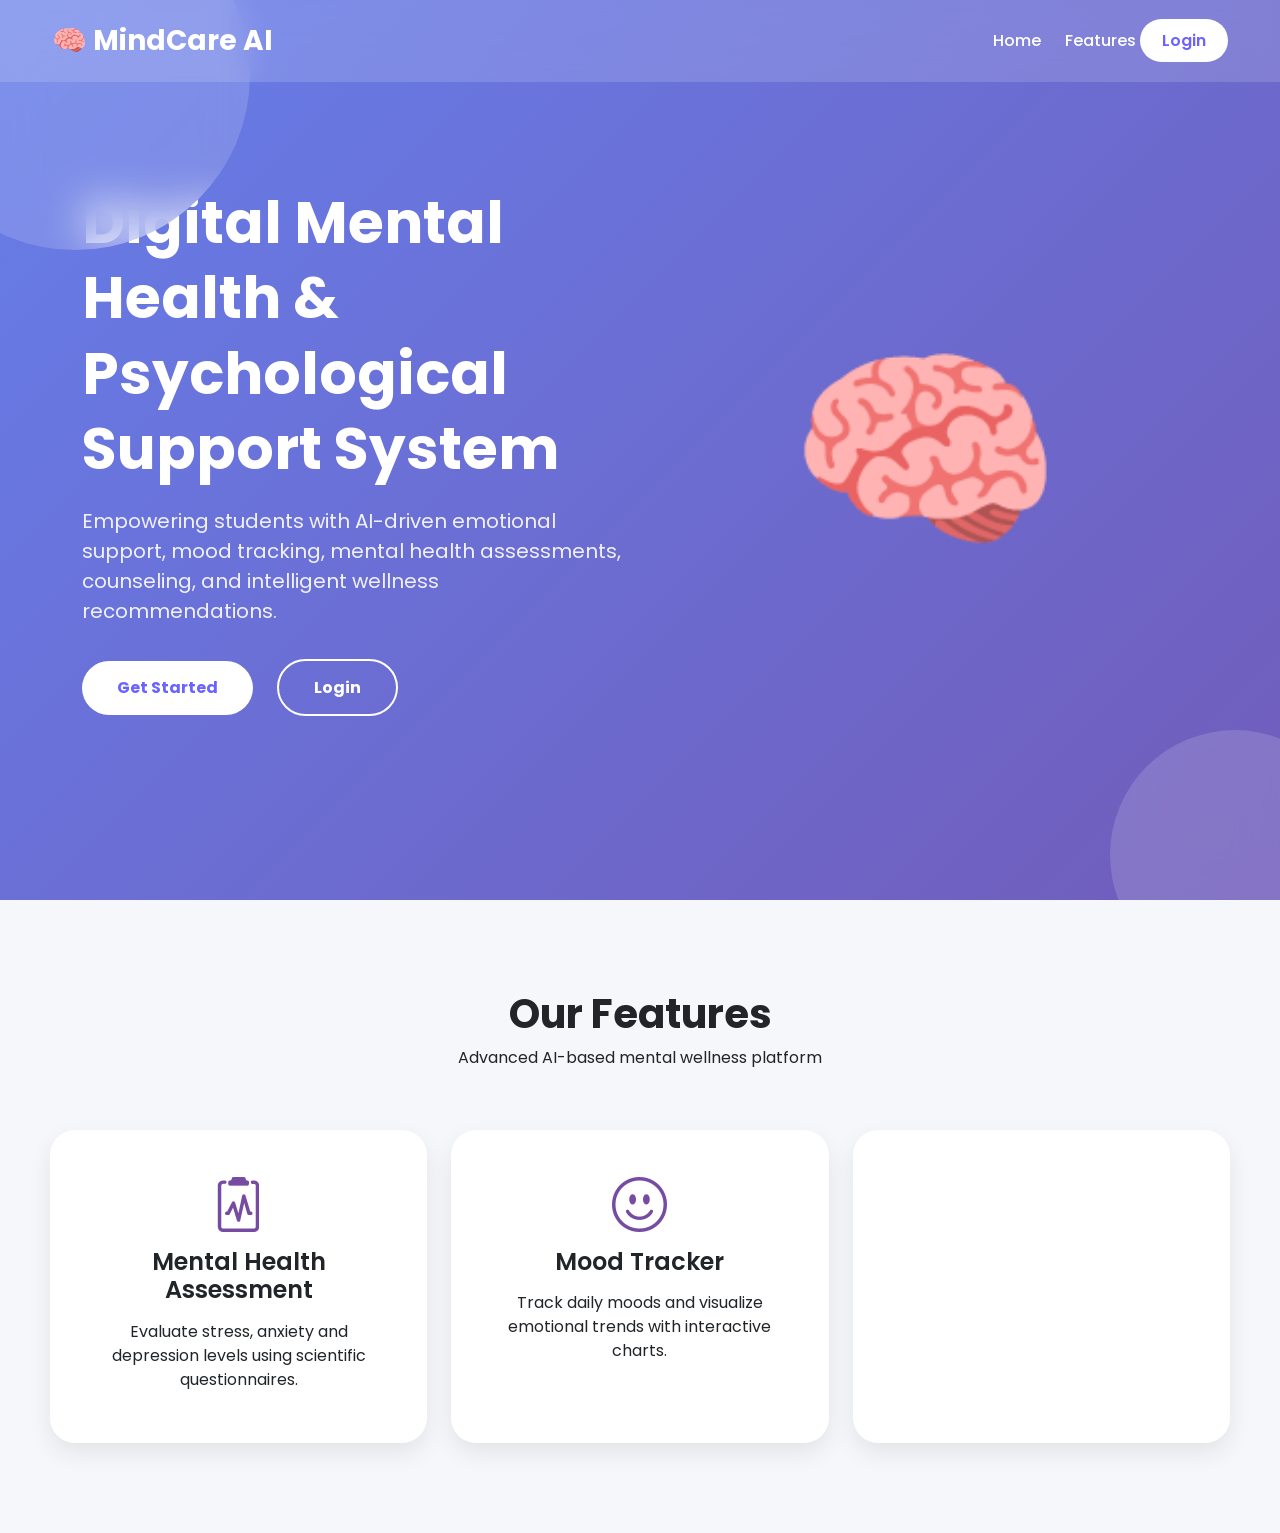
<file: templates/index.html>
<!DOCTYPE html>
<html lang="en">

<head>

<meta charset="UTF-8">
<meta name="viewport" content="width=device-width, initial-scale=1.0">

<title>MindCare AI | Digital Mental Health Support System</title>

<link href="https://cdn.jsdelivr.net/npm/bootstrap@5.3.3/dist/css/bootstrap.min.css" rel="stylesheet">

<link rel="stylesheet"
href="https://cdn.jsdelivr.net/npm/bootstrap-icons@1.11.3/font/bootstrap-icons.css">

<link href="https://fonts.googleapis.com/css2?family=Poppins:wght@300;400;500;600;700&display=swap"
rel="stylesheet">

<style>

*{

margin:0;

padding:0;

box-sizing:border-box;

font-family:'Poppins',sans-serif;

}

body{

overflow-x:hidden;

}


/* Navbar */

.navbar{

background:rgba(255,255,255,0.15);

backdrop-filter:blur(15px);

padding:15px 40px;

position:fixed;

width:100%;

z-index:1000;

}

.navbar-brand{

font-size:28px;

font-weight:700;

color:white !important;

}

.nav-link{

color:white !important;

margin-left:20px;

font-weight:500;

}

.btn-nav{

background:white;

color:#6C63FF;

padding:10px 22px;

border-radius:30px;

font-weight:600;

text-decoration:none;

transition:0.3s;

}

.btn-nav:hover{

transform:translateY(-3px);

}


/* Hero Section */

.hero{

min-height:100vh;

display:flex;

align-items:center;

background:linear-gradient(
135deg,
#667eea,
#764ba2,
#00BFA6
);

background-size:300% 300%;

animation:bgMove 12s ease infinite;

position:relative;

overflow:hidden;

padding:100px 50px;

}

@keyframes bgMove{

0%{

background-position:0% 50%;

}

50%{

background-position:100% 50%;

}

100%{

background-position:0% 50%;

}

}

.circle{

position:absolute;

border-radius:50%;

background:rgba(255,255,255,0.15);

backdrop-filter:blur(20px);

}

.c1{

width:350px;

height:350px;

top:-100px;

left:-100px;

}

.c2{

width:250px;

height:250px;

bottom:-80px;

right:-80px;

}

.hero-text{

color:white;

z-index:10;

}

.hero-text h1{

font-size:58px;

font-weight:700;

line-height:1.3;

}

.hero-text p{

font-size:20px;

margin-top:20px;

opacity:0.9;

}

.hero-btn{

margin-top:35px;

}

.btn-main{

padding:15px 35px;

border-radius:35px;

background:white;

color:#6C63FF;

font-weight:700;

text-decoration:none;

margin-right:20px;

transition:0.3s;

display:inline-block;

}

.btn-main:hover{

transform:translateY(-5px);

}

.btn-outline{

padding:15px 35px;

border-radius:35px;

border:2px solid white;

color:white;

text-decoration:none;

font-weight:700;

}

.hero-image{

text-align:center;

font-size:220px;

color:white;

z-index:10;

}


/* Features */

.features{

padding:90px 50px;

background:#f5f7fb;

}

.section-title{

text-align:center;

margin-bottom:60px;

}

.section-title h2{

font-weight:700;

font-size:40px;

}

.feature-card{

background:white;

padding:35px;

border-radius:25px;

box-shadow:

0 10px 25px rgba(0,0,0,0.08);

text-align:center;

transition:0.3s;

height:100%;

}

.feature-card:hover{

transform:translateY(-10px);

}

.feature-card i{

font-size:55px;

color:#764ba2;

margin-bottom:20px;

}

.feature-card h4{

font-weight:600;

margin-bottom:15px;

}


/* Footer */

footer{

background:#1f1f1f;

padding:30px;

text-align:center;

color:white;

}

</style>

</head>

<body>


<nav class="navbar navbar-expand-lg">

<div class="container-fluid">

<a class="navbar-brand" href="#">

🧠 MindCare AI

</a>

<div>

<a class="nav-link d-inline"

href="#">

Home

</a>

<a class="nav-link d-inline"

href="#features">

Features

</a>

<a class="btn-nav"

href="/login">

Login

</a>

</div>

</div>

</nav>



<section class="hero">

<div class="circle c1"></div>

<div class="circle c2"></div>

<div class="container">

<div class="row align-items-center">

<div class="col-lg-6">

<div class="hero-text">

<h1>

Digital Mental Health & Psychological Support System

</h1>

<p>

Empowering students with AI-driven emotional support, mood tracking, mental health assessments, counseling, and intelligent wellness recommendations.

</p>

<div class="hero-btn">

<a href="/register"

class="btn-main">

Get Started

</a>

<a href="/login"

class="btn-outline">

Login

</a>

</div>

</div>

</div>



<div class="col-lg-6">

<div class="hero-image">

🧠

</div>

</div>

</div>

</div>

</section>



<section class="features"

id="features">

<div class="section-title">

<h2>

Our Features

</h2>

<p>

Advanced AI-based mental wellness platform

</p>

</div>


<div class="row g-4">

<div class="col-md-4">

<div class="feature-card">

<i class="bi bi-clipboard2-pulse"></i>

<h4>

Mental Health Assessment

</h4>

<p>

Evaluate stress, anxiety and depression levels using scientific questionnaires.

</p>

</div>

</div>



<div class="col-md-4">

<div class="feature-card">

<i class="bi bi-emoji-smile"></i>

<h4>

Mood Tracker

</h4>

<p>

Track daily moods and visualize emotional trends with interactive charts.

</p>

</div>

</div>



<div class="col-md-4">

<div class="feature-card">

<i class="bi
</file>
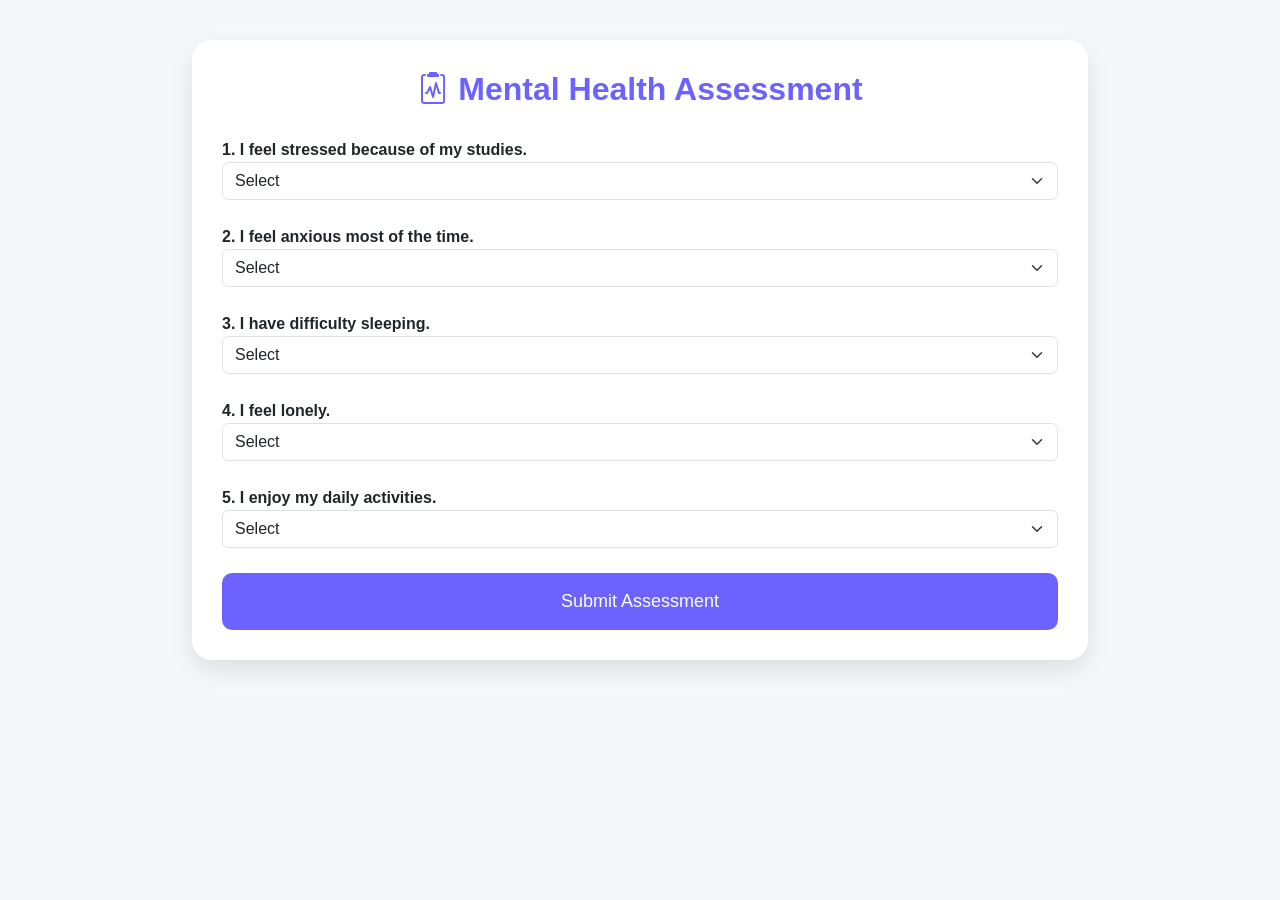
<file: templates/assessment.html>
<!DOCTYPE html>
<html lang="en">
<head>
    <meta charset="UTF-8">
    <meta name="viewport" content="width=device-width, initial-scale=1.0">
    <title>MindCare AI | Mental Health Assessment</title>

    <link href="https://cdn.jsdelivr.net/npm/bootstrap@5.3.3/dist/css/bootstrap.min.css" rel="stylesheet">
    <link rel="stylesheet" href="https://cdn.jsdelivr.net/npm/bootstrap-icons@1.11.3/font/bootstrap-icons.css">

    <style>
        body{
            background:#f5f7fb;
            font-family:Poppins,sans-serif;
        }

        .container-box{
            width:70%;
            margin:40px auto;
            background:#fff;
            padding:30px;
            border-radius:20px;
            box-shadow:0 10px 25px rgba(0,0,0,.1);
        }

        h2{
            text-align:center;
            color:#6C63FF;
            margin-bottom:30px;
            font-weight:bold;
        }

        .question{
            margin-bottom:25px;
        }

        .btn-submit{
            width:100%;
            background:#6C63FF;
            color:white;
            border:none;
            padding:15px;
            border-radius:10px;
            font-size:18px;
        }

        .btn-submit:hover{
            background:#564fd8;
        }
    </style>
</head>

<body>

<div class="container-box">

<h2>
<i class="bi bi-clipboard2-pulse"></i>
Mental Health Assessment
</h2>

<form action="/assessment" method="POST">

<div class="question">
<label><b>1. I feel stressed because of my studies.</b></label>

<select class="form-select" name="q1" required>
<option value="">Select</option>
<option value="0">Never</option>
<option value="1">Sometimes</option>
<option value="2">Often</option>
<option value="3">Always</option>
</select>
</div>

<div class="question">
<label><b>2. I feel anxious most of the time.</b></label>

<select class="form-select" name="q2" required>
<option value="">Select</option>
<option value="0">Never</option>
<option value="1">Sometimes</option>
<option value="2">Often</option>
<option value="3">Always</option>
</select>
</div>

<div class="question">
<label><b>3. I have difficulty sleeping.</b></label>

<select class="form-select" name="q3" required>
<option value="">Select</option>
<option value="0">Never</option>
<option value="1">Sometimes</option>
<option value="2">Often</option>
<option value="3">Always</option>
</select>
</div>

<div class="question">
<label><b>4. I feel lonely.</b></label>

<select class="form-select" name="q4" required>
<option value="">Select</option>
<option value="0">Never</option>
<option value="1">Sometimes</option>
<option value="2">Often</option>
<option value="3">Always</option>
</select>
</div>

<div class="question">
<label><b>5. I enjoy my daily activities.</b></label>

<select class="form-select" name="q5" required>
<option value="">Select</option>
<option value="3">Never</option>
<option value="2">Sometimes</option>
<option value="1">Often</option>
<option value="0">Always</option>
</select>
</div>

<button type="submit" class="btn-submit">
Submit Assessment
</button>

</form>

</div>

</body>
</html>
</file>
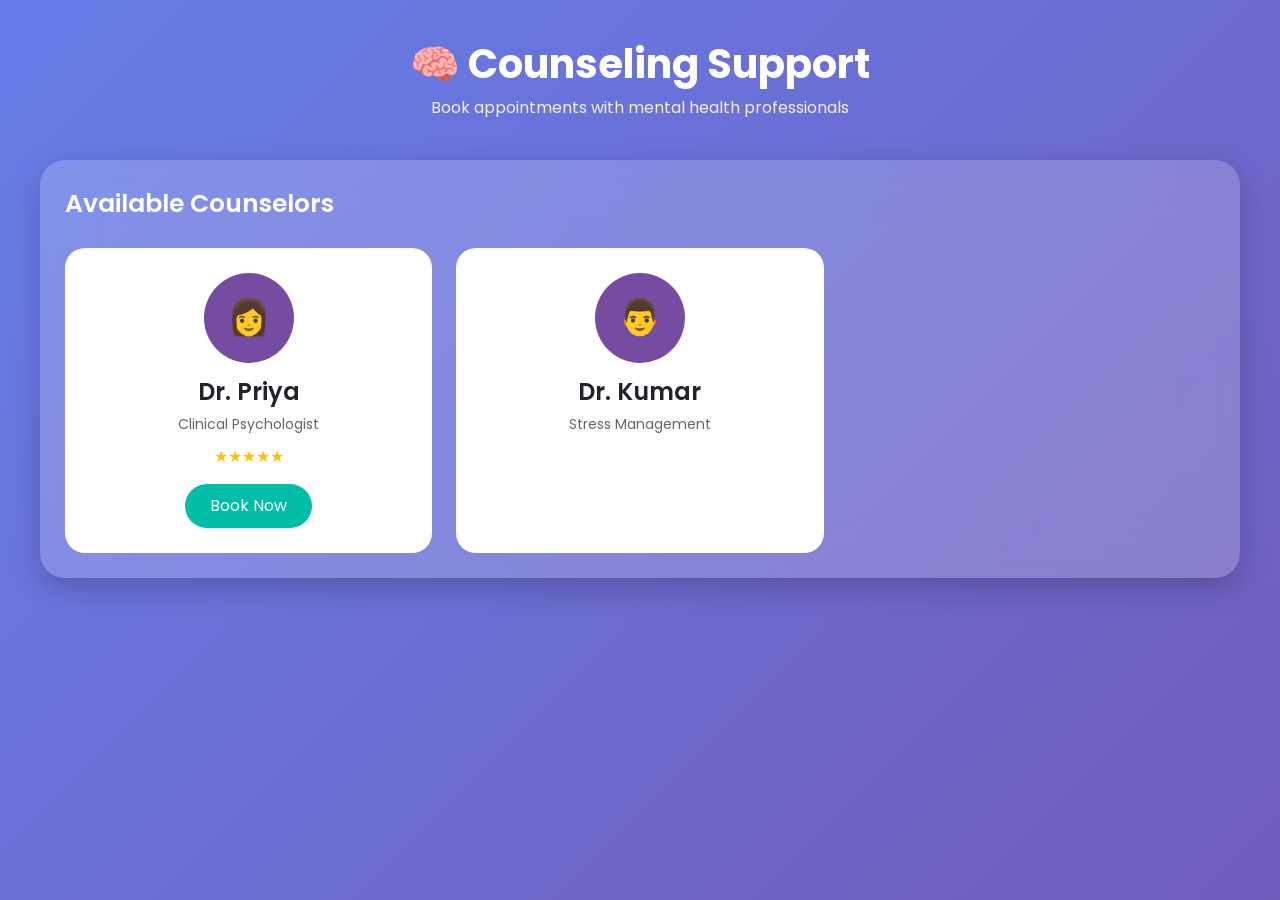
<file: templates/counseling.html>
<!DOCTYPE html>
<html lang="en">

<head>

<meta charset="UTF-8">
<meta name="viewport" content="width=device-width, initial-scale=1.0">

<title>MindCare AI - Counseling</title>

<link href="https://cdn.jsdelivr.net/npm/bootstrap@5.3.3/dist/css/bootstrap.min.css" rel="stylesheet">

<link rel="stylesheet"
href="https://cdn.jsdelivr.net/npm/bootstrap-icons@1.11.3/font/bootstrap-icons.css">

<link href="https://fonts.googleapis.com/css2?family=Poppins:wght@300;400;500;600;700&display=swap"
rel="stylesheet">

<style>

*{
margin:0;
padding:0;
box-sizing:border-box;
font-family:'Poppins',sans-serif;
}

body{

background:linear-gradient(
135deg,
#667eea,
#764ba2,
#00BFA6
);

background-size:300% 300%;

animation:bg 10s ease infinite;

min-height:100vh;

padding:40px;

}

@keyframes bg{

0%{
background-position:0% 50%;
}

50%{
background-position:100% 50%;
}

100%{
background-position:0% 50%;
}

}

.heading{

text-align:center;

color:white;

margin-bottom:40px;

}

.heading h1{

font-weight:700;

font-size:40px;

}

.heading p{

opacity:0.9;

}

.card-box{

background:rgba(255,255,255,0.18);

backdrop-filter:blur(25px);

border-radius:25px;

padding:25px;

box-shadow:0 10px 30px rgba(0,0,0,0.2);

margin-bottom:30px;

}

.section-title{

font-size:25px;

font-weight:600;

color:white;

margin-bottom:25px;

}

.counselor-card{

background:white;

border-radius:20px;

padding:25px;

text-align:center;

transition:0.3s;

height:100%;

}

.counselor-card:hover{

transform:translateY(-10px);

}

.avatar{

width:90px;

height:90px;

background:#764ba2;

color:white;

border-radius:50%;

display:flex;

justify-content:center;

align-items:center;

font-size:35px;

margin:auto;

margin-bottom:15px;

}

.counselor-card h4{

font-weight:600;

}

.special{

color:#666;

font-size:14px;

margin-bottom:10px;

}

.rating{

color:#ffc107;

margin-bottom:15px;

}

.btn-book{

background:#00BFA6;

color:white;

border:none;

padding:10px 25px;

border-radius:30px;

transition:0.3s;

}

.btn-book:hover{

background:#009b89;

}

.form-control,

.form-select{

height:50px;

border-radius:15px;

border:none;

}

.btn-submit{

width:100%;

height:50px;

border:none;

border-radius:15px;

background:white;

color:#764ba2;

font-size:18px;

font-weight:600;

transition:0.3s;

}

.btn-submit:hover{

transform:translateY(-3px);

}

.table{

background:white;

border-radius:15px;

overflow:hidden;

}

.badge{

padding:8px 15px;

font-size:13px;

}

</style>

</head>

<body>


<div class="heading">

<h1>

🧠 Counseling Support

</h1>

<p>

Book appointments with mental health professionals

</p>

</div>



<div class="card-box">

<div class="section-title">

Available Counselors

</div>

<div class="row g-4">

<div class="col-md-4">

<div class="counselor-card">

<div class="avatar">

👩

</div>

<h4>

Dr. Priya

</h4>

<div class="special">

Clinical Psychologist

</div>

<div class="rating">

★★★★★

</div>

<button class="btn-book">

Book Now

</button>

</div>

</div>



<div class="col-md-4">

<div class="counselor-card">

<div class="avatar">

👨

</div>

<h4>

Dr. Kumar

</h4>

<div class="special">

Stress Management
</file>
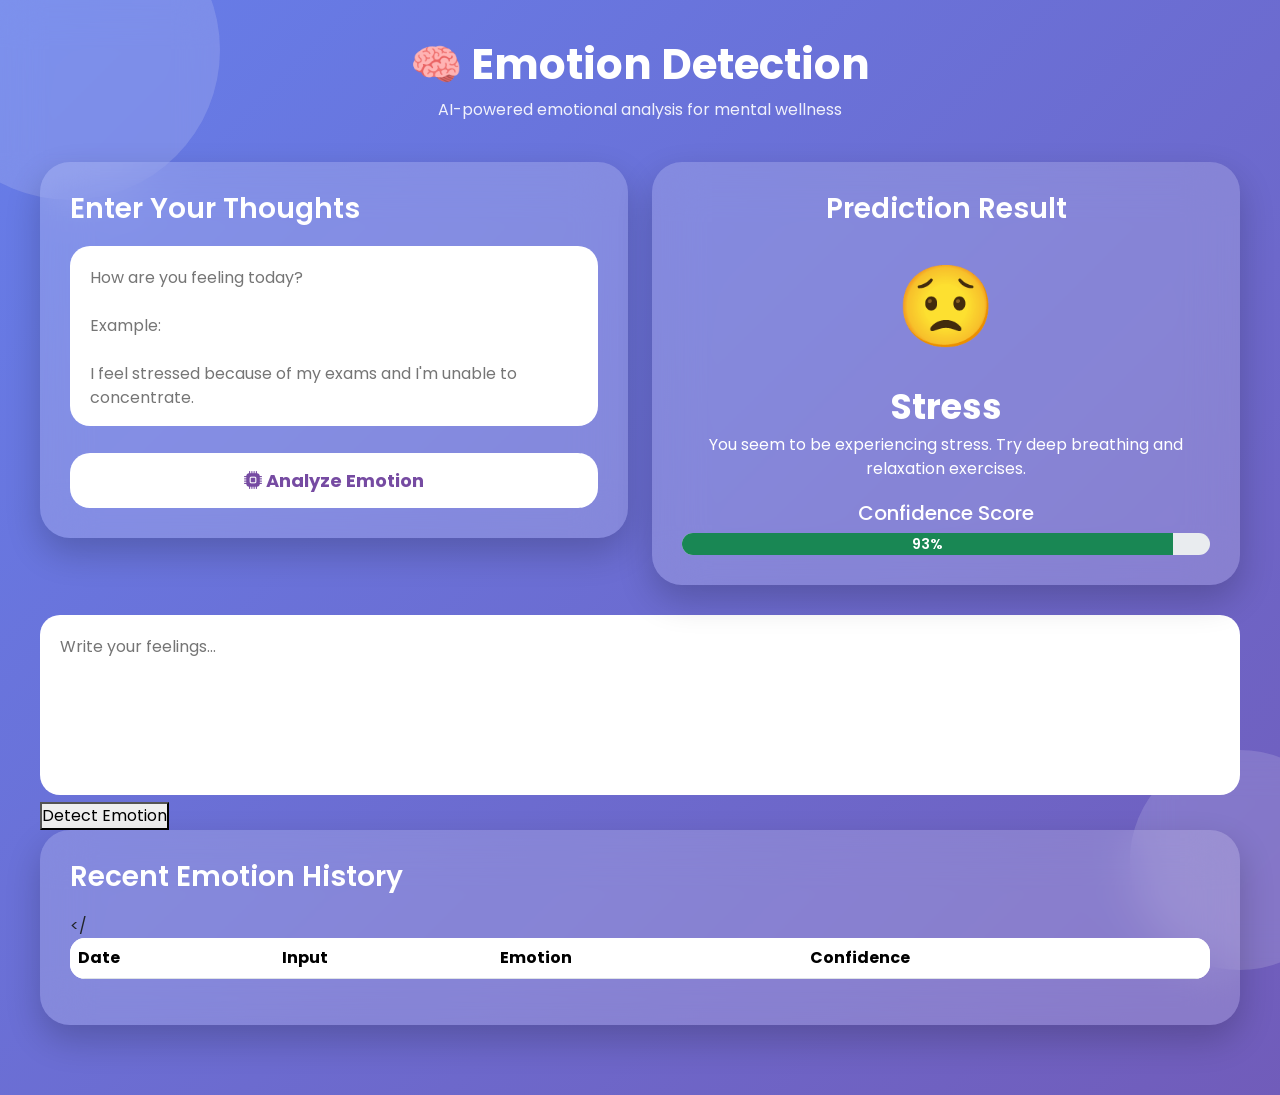
<file: templates/emotion_detection.html>
<!DOCTYPE html>
<html lang="en">

<head>

<meta charset="UTF-8">
<meta name="viewport" content="width=device-width, initial-scale=1.0">

<title>MindCare AI - Emotion Detection</title>

<link href="https://cdn.jsdelivr.net/npm/bootstrap@5.3.3/dist/css/bootstrap.min.css" rel="stylesheet">

<link rel="stylesheet"
href="https://cdn.jsdelivr.net/npm/bootstrap-icons@1.11.3/font/bootstrap-icons.css">

<link href="https://fonts.googleapis.com/css2?family=Poppins:wght@300;400;500;600;700&display=swap"
rel="stylesheet">

<style>

*{

margin:0;

padding:0;

box-sizing:border-box;

font-family:'Poppins',sans-serif;

}

body{

min-height:100vh;

background:linear-gradient(
135deg,
#667eea,
#764ba2,
#00BFA6
);

background-size:300% 300%;

animation:bgMove 12s ease infinite;

padding:40px;

overflow-x:hidden;

}

@keyframes bgMove{

0%{

background-position:0% 50%;

}

50%{

background-position:100% 50%;

}

100%{

background-position:0% 50%;

}

}

.circle{

position:absolute;

border-radius:50%;

background:rgba(255,255,255,0.15);

backdrop-filter:blur(20px);

}

.c1{

width:300px;

height:300px;

top:-100px;

left:-80px;

}

.c2{

width:220px;

height:220px;

bottom:-70px;

right:-70px;

}

.container-box{

position:relative;

z-index:10;

max-width:1200px;

margin:auto;

}

.header{

text-align:center;

color:white;

margin-bottom:40px;

}

.header h1{

font-weight:700;

font-size:42px;

}

.header p{

opacity:0.9;

}

.glass-card{

background:rgba(255,255,255,0.18);

backdrop-filter:blur(25px);

border-radius:30px;

padding:30px;

box-shadow:

0 15px 35px rgba(0,0,0,0.2);

margin-bottom:30px;

}

.glass-card h3{

color:white;

margin-bottom:20px;

font-weight:600;

}

textarea{

width:100%;

height:180px;

border:none;

outline:none;

border-radius:20px;

padding:20px;

font-size:16px;

resize:none;

}

.btn-predict{

margin-top:20px;

width:100%;

height:55px;

border:none;

border-radius:20px;

background:white;

color:#764ba2;

font-size:18px;

font-weight:700;

transition:0.3s;

}

.btn-predict:hover{

transform:translateY(-5px);

}

.result-card{

text-align:center;

color:white;

}

.emoji{

font-size:80px;

margin-bottom:15px;

}

.emotion{

font-size:35px;

font-weight:700;

}

.confidence{

margin-top:20px;

}

.progress{

height:22px;

border-radius:30px;

}

.progress-bar{

font-size:14px;

font-weight:600;

}

.table{

background:white;

border-radius:15px;

overflow:hidden;

}

</style>

</head>

<body>

<div class="circle c1"></div>

<div class="circle c2"></div>

<div class="container-box">

<div class="header">

<h1>

🧠 Emotion Detection

</h1>

<p>

AI-powered emotional analysis for mental wellness

</p>

</div>


<div class="row">

<div class="col-lg-6">

<div class="glass-card">

<h3>

Enter Your Thoughts

</h3>

<form>

<textarea

placeholder="How are you feeling today?

Example:

I feel stressed because of my exams and I'm unable to concentrate."

></textarea>

<button class="btn-predict">

<i class="bi bi-cpu-fill"></i>

Analyze Emotion

</button>

</form>

</div>

</div>



<div class="col-lg-6">

<div class="glass-card result-card">

<h3>

Prediction Result

</h3>

<div class="emoji">

😟

</div>

<div class="emotion">

Stress

</div>

<p>

You seem to be experiencing stress.

Try deep breathing and relaxation exercises.

</p>

<div class="confidence">

<h5>

Confidence Score

</h5>

<div class="progress">

<div

class="progress-bar bg-success"

style="width:93%;">

93%

</div>

</div>

</div>

</div>

</div>

</div>

<form method="POST">

<textarea 
name="text"
placeholder="Write your feelings..."
required>
</textarea>

<button type="submit">
Detect Emotion
</button>

</form>

<div class="glass-card">

<h3>

Recent Emotion History

</h3>

<table class="table table-hover">

<thead>

<tr>

<th>Date</th>

<th>Input</th>

<th>Emotion</th>

<th>Confidence</th>

</tr>

</
</file>
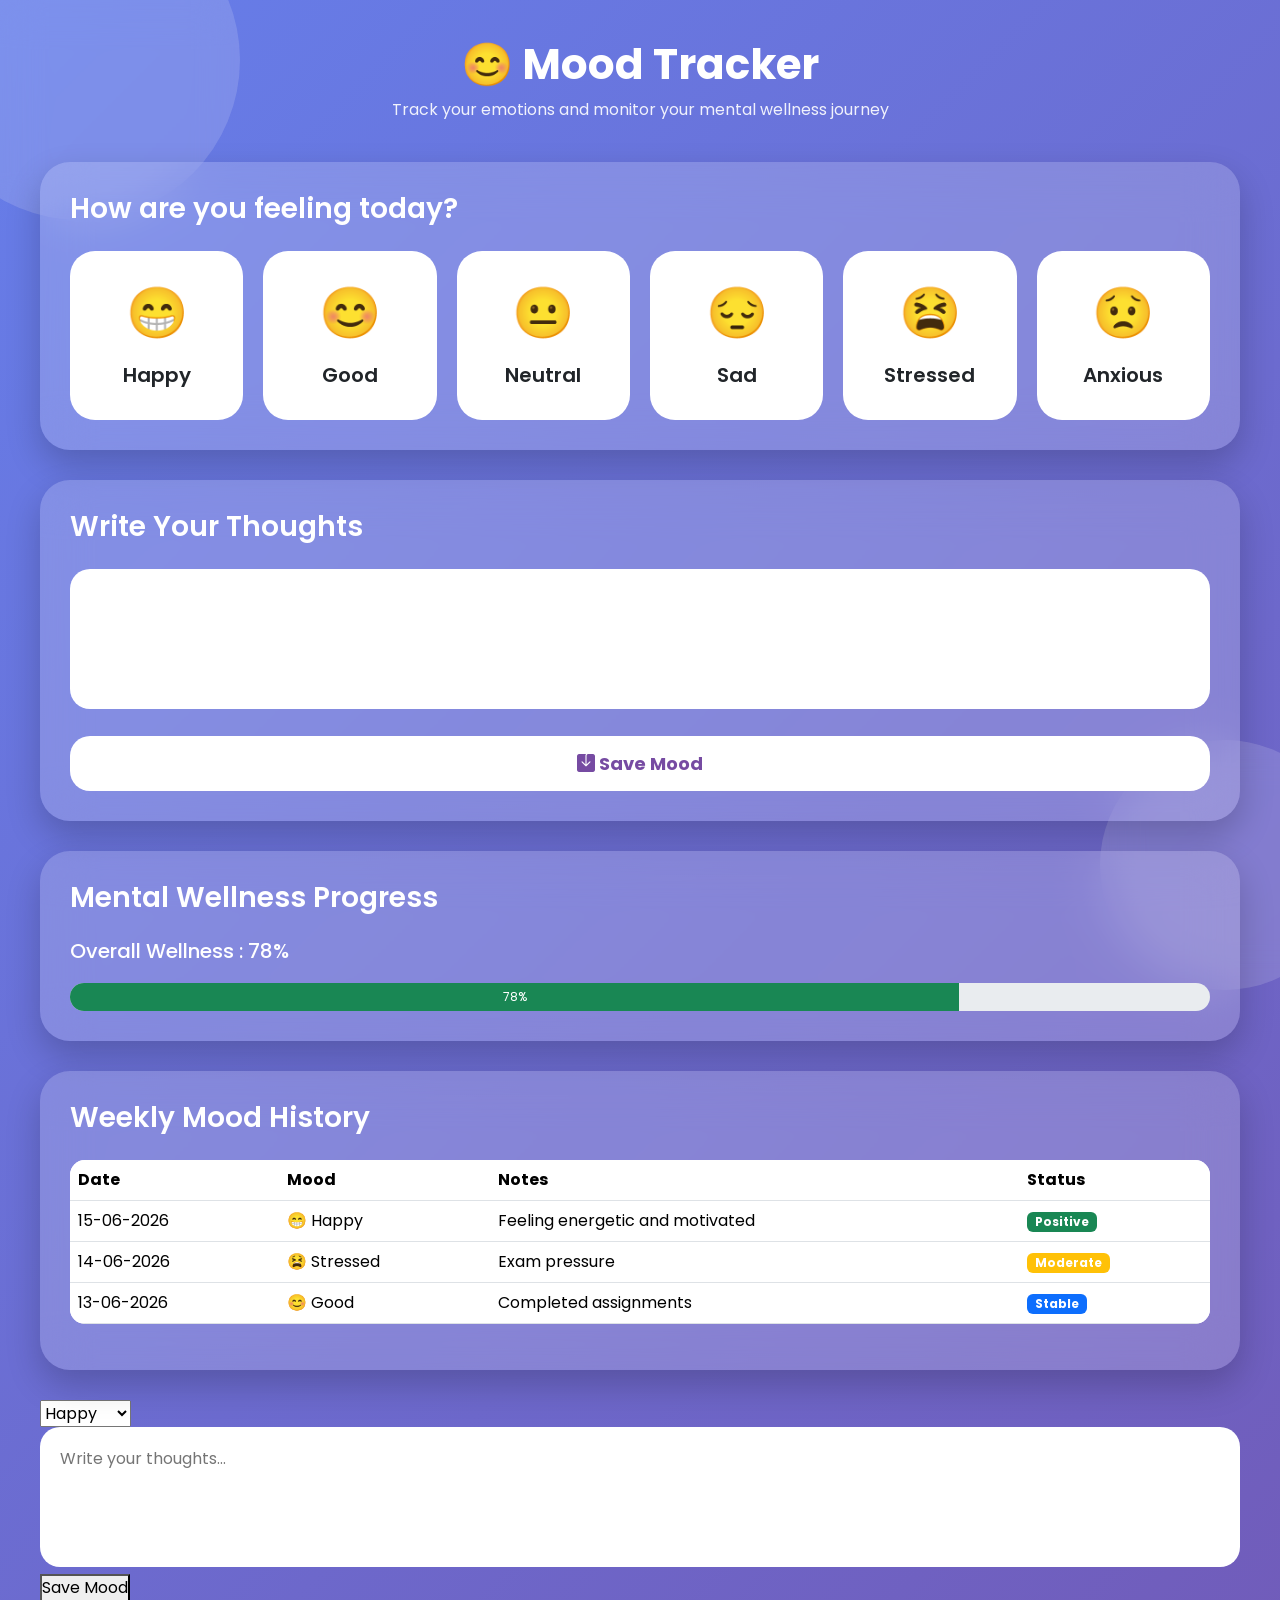
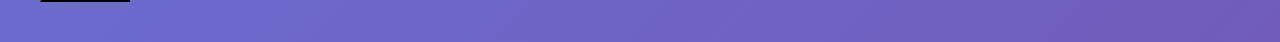
<file: templates/mood_tracker.html>
<!DOCTYPE html>
<html lang="en">

<head>

<meta charset="UTF-8">
<meta name="viewport" content="width=device-width, initial-scale=1.0">

<title>MindCare AI - Mood Tracker</title>

<link href="https://cdn.jsdelivr.net/npm/bootstrap@5.3.3/dist/css/bootstrap.min.css" rel="stylesheet">

<link rel="stylesheet"
href="https://cdn.jsdelivr.net/npm/bootstrap-icons@1.11.3/font/bootstrap-icons.css">

<link href="https://fonts.googleapis.com/css2?family=Poppins:wght@300;400;500;600;700&display=swap"
rel="stylesheet">

<style>

*{

margin:0;

padding:0;

box-sizing:border-box;

font-family:'Poppins',sans-serif;

}

body{

min-height:100vh;

background:linear-gradient(
135deg,
#667eea,
#764ba2,
#00BFA6
);

background-size:300% 300%;

animation:bgMove 12s ease infinite;

padding:40px;

overflow-x:hidden;

}

@keyframes bgMove{

0%{

background-position:0% 50%;

}

50%{

background-position:100% 50%;

}

100%{

background-position:0% 50%;

}

}

.circle{

position:absolute;

border-radius:50%;

background:rgba(255,255,255,0.15);

backdrop-filter:blur(20px);

}

.c1{

width:320px;

height:320px;

top:-100px;

left:-80px;

}

.c2{

width:250px;

height:250px;

bottom:-90px;

right:-70px;

}

.container-box{

position:relative;

z-index:10;

max-width:1200px;

margin:auto;

}

.header{

text-align:center;

color:white;

margin-bottom:40px;

}

.header h1{

font-size:42px;

font-weight:700;

}

.header p{

opacity:0.9;

}

.glass-card{

background:rgba(255,255,255,0.18);

backdrop-filter:blur(25px);

border-radius:30px;

padding:30px;

box-shadow:

0 15px 35px rgba(0,0,0,0.2);

margin-bottom:30px;

}

.glass-card h3{

color:white;

font-weight:600;

margin-bottom:25px;

}

.mood-grid{

display:grid;

grid-template-columns:repeat(auto-fit,minmax(140px,1fr));

gap:20px;

}

.mood{

background:white;

padding:25px;

border-radius:25px;

text-align:center;

cursor:pointer;

transition:0.3s;

}

.mood:hover{

transform:translateY(-10px);

}

.mood .emoji{

font-size:50px;

}

.mood h5{

margin-top:12px;

font-weight:600;

}

textarea{

width:100%;

height:140px;

border:none;

outline:none;

border-radius:20px;

padding:20px;

resize:none;

}

.btn-save{

width:100%;

height:55px;

border:none;

border-radius:20px;

background:white;

color:#764ba2;

font-size:18px;

font-weight:700;

margin-top:20px;

transition:0.3s;

}

.btn-save:hover{

transform:translateY(-5px);

}

.progress{

height:28px;

border-radius:30px;

margin-top:20px;

}

.table{

background:white;

border-radius:15px;

overflow:hidden;

}

</style>

</head>

<body>

<div class="circle c1"></div>

<div class="circle c2"></div>

<div class="container-box">

<div class="header">

<h1>

😊 Mood Tracker

</h1>

<p>

Track your emotions and monitor your mental wellness journey

</p>

</div>



<div class="glass-card">

<h3>

How are you feeling today?

</h3>

<div class="mood-grid">

<div class="mood">

<div class="emoji">

😁

</div>

<h5>

Happy

</h5>

</div>



<div class="mood">

<div class="emoji">

😊

</div>

<h5>

Good

</h5>

</div>



<div class="mood">

<div class="emoji">

😐

</div>

<h5>

Neutral

</h5>

</div>



<div class="mood">

<div class="emoji">

😔

</div>

<h5>

Sad

</h5>

</div>



<div class="mood">

<div class="emoji">

😫

</div>

<h5>

Stressed

</h5>

</div>



<div class="mood">

<div class="emoji">

😟

</div>

<h5>

Anxious

</h5>

</div>

</div>

</div>



<div class="glass-card">

<h3>

Write Your Thoughts

</h3>

<textarea

placeholder="Share your feelings, thoughts or experiences today...">

</textarea>

<button class="btn-save">

<i class="bi bi-save-fill"></i>

Save Mood

</button>

</div>



<div class="glass-card">

<h3>

Mental Wellness Progress

</h3>

<h5 style="color:white">

Overall Wellness : 78%

</h5>

<div class="progress">

<div

class="progress-bar bg-success"

style="width:78%;">

78%

</div>

</div>

</div>



<div class="glass-card">

<h3>

Weekly Mood History

</h3>

<table class="table table-hover">

<thead>

<tr>

<th>Date</th>

<th>Mood</th>

<th>Notes</th>

<th>Status</th>

</tr>

</thead>

<tbody>

<tr>

<td>

15-06-2026

</td>

<td>

😁 Happy

</td>

<td>

Feeling energetic and motivated

</td>

<td>

<span class="badge bg-success">

Positive

</span>

</td>

</tr>



<tr>

<td>

14-06-2026

</td>

<td>

😫 Stressed

</td>

<td>

Exam pressure

</td>

<td>

<span class="badge bg-warning">

Moderate

</span>

</td>

</tr>



<tr>

<td>

13-06-2026

</td>

<td>

😊 Good

</td>

<td>

Completed assignments

</td>

<td>

<span class="badge bg-primary">

Stable

</span>

</td>

</tr>

</tbody>

</table>

</div>

</div>
<form method="POST">

<select name="mood">
    <option value="Happy">Happy</option>
    <option value="Sad">Sad</option>
    <option value="Stressed">Stressed</option>
    <option value="Anxious">Anxious</option>
    <option value="Calm">Calm</option>
</select>


<textarea 
name="note"
placeholder="Write your thoughts..."
></textarea>


<button type="submit">
Save Mood
</button>

</form>
</body>

</html>
</file>
